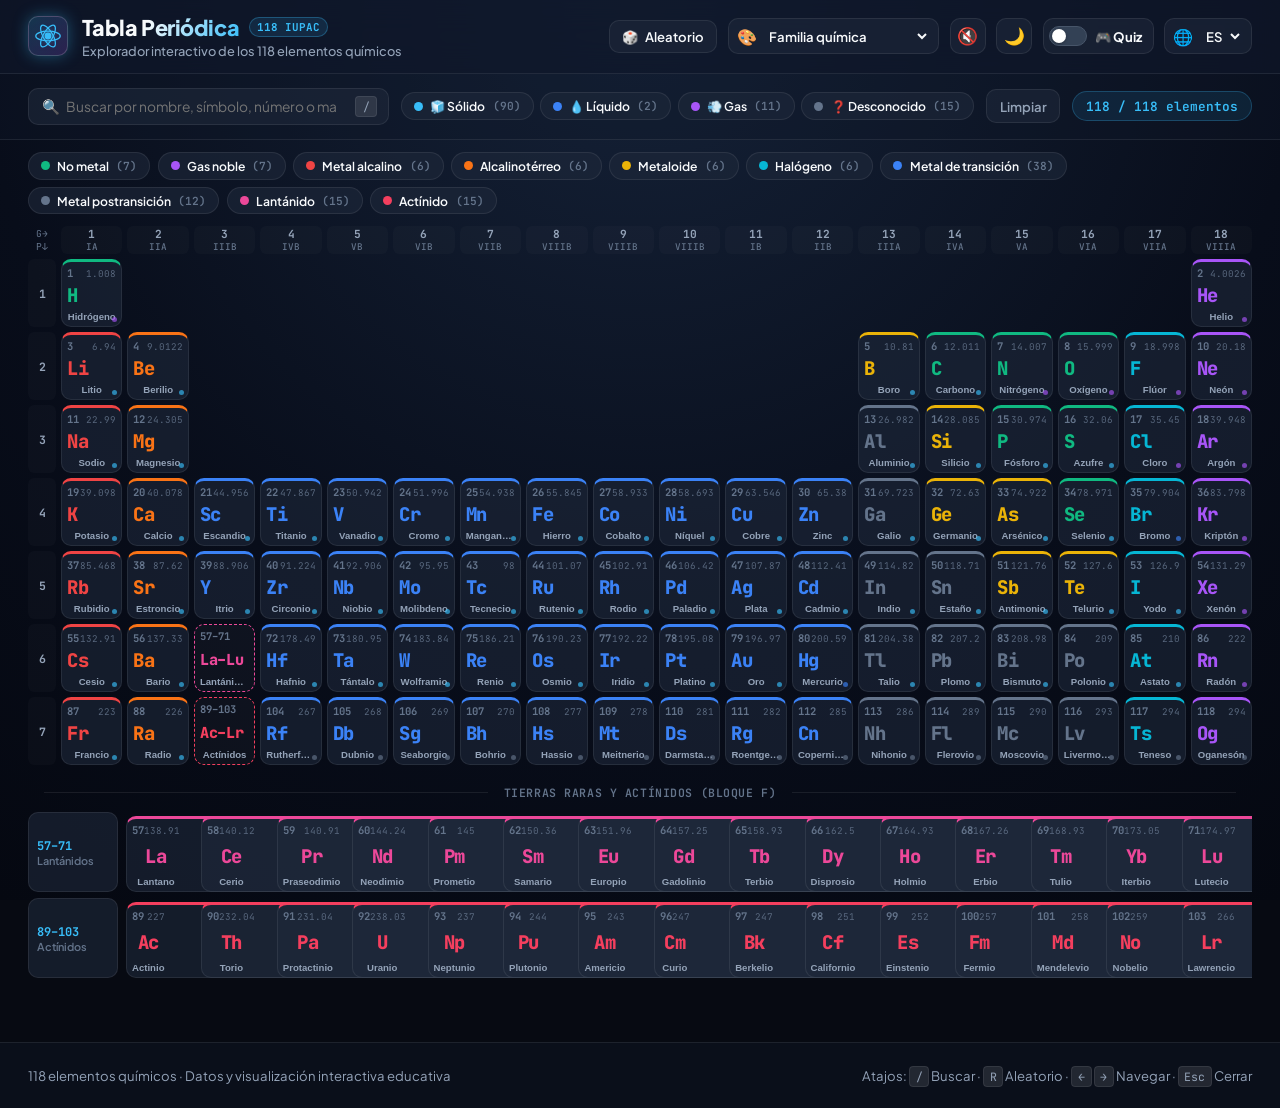
<file: index.html>
<!DOCTYPE html>
<html lang="es">
<head>
  <meta charset="UTF-8" />
  <meta name="viewport" content="width=device-width, initial-scale=1.0" />
  <title data-i18n="title">Tabla Periódica Interactiva · Explorador Químico</title>
  <link rel="preconnect" href="https://fonts.googleapis.com" />
  <link rel="preconnect" href="https://fonts.gstatic.com" crossorigin />
  <link href="https://fonts.googleapis.com/css2?family=Plus+Jakarta+Sans:wght@400;500;600;700;800&family=JetBrains+Mono:wght@400;500;600;700&display=swap" rel="stylesheet" />
  <link rel="stylesheet" href="styles.css" />
</head>
<body>
  <!-- Canvas para fuegos artificiales / confeti en modo juego -->
  <canvas id="confettiCanvas" class="confetti-canvas"></canvas>

  <!-- Barra superior / Header -->
  <header class="topbar">
    <div class="brand">
      <div class="brand-logo" aria-hidden="true">
        <svg viewBox="0 0 32 32" class="atom-icon">
          <ellipse cx="16" cy="16" rx="14" ry="5.5" transform="rotate(0 16 16)" />
          <ellipse cx="16" cy="16" rx="14" ry="5.5" transform="rotate(60 16 16)" />
          <ellipse cx="16" cy="16" rx="14" ry="5.5" transform="rotate(120 16 16)" />
          <circle cx="16" cy="16" r="3.2" class="atom-core" />
        </svg>
      </div>
      <div>
        <div class="brand-title-wrap">
          <h1 data-i18n="title">Tabla Periódica</h1>
          <span class="version-badge">118 IUPAC</span>
        </div>
        <p class="subtitle" data-i18n="subtitle">Explorador interactivo de los 118 elementos químicos</p>
      </div>
    </div>

    <div class="topbar-actions">
      <!-- Botón Elemento Aleatorio -->
      <button id="btnAleatorio" class="btn-icon-label" title="Descubrir un elemento al azar (Atajo: R)" data-i18n-title="randomTitle">
        <span class="icon">🎲</span>
        <span class="btn-text" data-i18n="randomBtn">Aleatorio</span>
      </button>

      <!-- Selector de Modo de Color -->
      <div class="color-mode-select-wrap">
        <label for="colorMode" class="sr-only" data-i18n="colorModeLabel">Modo de color</label>
        <span class="color-mode-icon" aria-hidden="true">🎨</span>
        <select id="colorMode" aria-label="Modo de color / Color mode">
          <option value="familia" data-i18n="optFamilia">Familia química</option>
          <option value="bloque" data-i18n="optBloque">Bloque (s, p, d, f)</option>
          <option value="estado" data-i18n="optEstado">Estado de agregación</option>
        </select>
      </div>

      <!-- Conmutador Sonido -->
      <button id="btnSonido" class="btn-icon-only" aria-label="Activar o desactivar sonido" title="Sonido: Desactivado">
        <span id="iconoSonido">🔇</span>
      </button>

      <!-- Conmutador Tema Claro / Oscuro -->
      <button id="btnTema" class="btn-icon-only" aria-label="Cambiar tema claro / oscuro" title="Cambiar tema">
        <span id="iconoTema">🌙</span>
      </button>

      <!-- Switch Modo Juego -->
      <label class="switch" title="Activar modo juego / Desafío">
        <input type="checkbox" id="modoJuego" aria-label="Modo juego / Game mode" />
        <span class="slider" aria-hidden="true"></span>
        <span class="switch-label" data-i18n="game">🎮 Quiz</span>
      </label>

      <!-- Selector de Idioma -->
      <div class="lang-wrap">
        <label for="lang" class="sr-only">Idioma / Language</label>
        <span aria-hidden="true">🌐</span>
        <select id="lang" aria-label="Idioma / Language">
          <option value="es">ES</option>
          <option value="en">EN</option>
        </select>
      </div>
    </div>
  </header>

  <!-- Barra de Filtros y Búsqueda -->
  <section class="controls" aria-label="Filtros y buscador">
    <div class="buscador-wrap">
      <span class="buscador-icon" aria-hidden="true">🔍</span>
      <input id="buscador" class="buscador" type="search" data-i18n-ph="search" placeholder="Buscar por nombre, símbolo, número o masa… (/)" autocomplete="off" />
      <kbd class="kbd-shortcut" title="Pulsa / para buscar">/</kbd>
    </div>

    <!-- Filtros rápidos por estado de agregación -->
    <div id="filtrosEstado" class="filtros-estado" role="toolbar" aria-label="Filtrar por estado"></div>

    <div class="controls-right">
      <button id="limpiar" class="btn-limpiar" data-i18n="clear" title="Restablecer todos los filtros">
        <span class="icon">↺</span>
        <span data-i18n="clear">Limpiar</span>
      </button>
      <span id="contador" class="contador" aria-live="polite"></span>
    </div>
  </section>

  <!-- Barra de estado del Modo Juego -->
  <section id="gameBar" class="game-bar oculto" aria-live="polite">
    <div class="game-stats">
      <div class="stat-pill"><span class="stat-icon">🎯</span><span id="gScore" class="stat-val">0 / 118</span></div>
      <div class="stat-pill"><span class="stat-icon">⚡</span><span id="gIntentos" class="stat-val">0</span></div>
      <div class="stat-pill"><span class="stat-icon">📈</span><span id="gPrecision" class="stat-val">100%</span></div>
      <div class="stat-pill"><span class="stat-icon">🔥</span><span id="gRacha" class="stat-val">0</span></div>
    </div>
    <div class="game-progress-wrap">
      <div id="gameProgressFill" class="game-progress-fill" style="width: 0%"></div>
    </div>
    <div class="game-actions">
      <button id="btnPista" class="btn-game-hint" data-i18n="hint">💡 Pista</button>
      <button id="reiniciarJuego" class="btn-game-sec" data-i18n="restart">Reiniciar</button>
      <button id="revelarTodo" class="btn-game-giveup" data-i18n="giveUp">Rendirse</button>
    </div>
  </section>

  <!-- Leyenda Interactiva (familias químicas o bloques) -->
  <section class="leyenda-section" aria-label="Leyenda de colores">
    <div class="leyenda" id="leyenda" role="toolbar" aria-label="Filtro por familias o bloques"></div>
  </section>

  <!-- Área Principal de la Tabla Periódica -->
  <main class="tabla-main">
    <section class="mobile-elements" aria-labelledby="mobileElementsTitle">
      <div class="mobile-elements-head">
        <div>
          <h2 id="mobileElementsTitle" data-i18n="mobileListTitle">Exploración móvil</h2>
          <p data-i18n="mobileListHint">Lista compacta optimizada para tocar, filtrar y abrir fichas rápidamente.</p>
        </div>
        <span id="mobileCounter" class="mobile-counter">118</span>
      </div>
      <div id="mobileElementsList" class="mobile-elements-list" role="list"></div>
    </section>

    <div class="tabla-scroll-wrap" id="tablaScrollWrap">
      <!-- Grid de la tabla (18 columnas + cabeceras de grupos y periodos) -->
      <div id="tabla" class="tabla" role="grid" aria-label="Tabla periódica de los elementos"></div>

      <!-- Conector decorativo entre tabla y bloque f -->
      <div class="conector-f" aria-hidden="true">
        <span class="conector-linea"></span>
        <span class="conector-tag" data-i18n="bloqueFTag">Tierras raras y actínidos (Bloque f)</span>
        <span class="conector-linea"></span>
      </div>

      <!-- Bloque f: Lantánidos y Actínidos -->
      <div class="bloque-f" role="region" aria-label="Bloque f: Lantánidos y Actínidos">
        <div class="fila-f">
          <div class="etiqueta-f" title="Lantánidos (57 al 71)">
            <span class="f-num">57–71</span>
            <span class="f-name" data-i18n="lanShort">Lantánidos</span>
          </div>
          <div id="lantanidos" class="fila-elementos"></div>
        </div>
        <div class="fila-f">
          <div class="etiqueta-f" title="Actínidos (89 al 103)">
            <span class="f-num">89–103</span>
            <span class="f-name" data-i18n="actShort">Actínidos</span>
          </div>
          <div id="actinidos" class="fila-elementos"></div>
        </div>
      </div>
    </div>
  </main>

  <!-- Modal Detallado de Elemento / Pregunta de Quiz -->
  <div id="modal" class="modal oculto" role="dialog" aria-modal="true" aria-labelledby="dNombre">
    <div class="modal-backdrop" id="modalBackdrop"></div>
    <div class="tarjeta-detalle" role="document">
      <!-- Barra superior del modal con navegación rápida -->
      <div class="modal-top-nav">
        <div class="modal-nav-left">
          <span id="dCategoriaTag" class="cat-badge">No metal</span>
          <span id="dBloqueTag" class="block-badge">Bloque s</span>
        </div>
        <div class="modal-nav-center">
          <button id="btnPrevElem" class="btn-nav-elem" title="Elemento anterior (←)" aria-label="Elemento anterior">‹</button>
          <span id="dNavIndex" class="nav-elem-index">#1 / 118</span>
          <button id="btnNextElem" class="btn-nav-elem" title="Siguiente elemento (→)" aria-label="Siguiente elemento">›</button>
        </div>
        <button id="cerrar" class="cerrar" aria-label="Cerrar ventana">✕</button>
      </div>

      <!-- Cabecera principal: tarjeta de símbolo + átomo de Bohr interactivo -->
      <div class="detalle-hero">
        <div class="d-simbolo-box" id="dSimboloBox">
          <div class="d-simbolo-top">
            <span id="dNumero" class="d-numero">1</span>
            <span id="dMasaPill" class="d-masa-pill">1.008 u</span>
          </div>
          <div id="dSimbolo" class="d-simbolo">H</div>
          <div id="dNombre" class="d-nombre">Hidrógeno</div>
          <div id="dNombreEn" class="d-nombre-en">Hydrogen</div>
        </div>

        <!-- Visualizador interactivo de orbitales / Modelo atómico de Bohr -->
        <div class="bohr-container" id="bohrContainer">
          <div class="bohr-header">
            <span class="bohr-title" data-i18n="bohrModel">Modelo Atómico de Bohr</span>
            <span id="bohrTotalElec" class="bohr-badge">1 e⁻</span>
          </div>
          <div id="bohrCanvasWrap" class="bohr-canvas-wrap"></div>
          <div id="bohrShellsBreakdown" class="bohr-shells-breakdown">K: 1</div>
        </div>
      </div>

      <!-- Lista de Propiedades Físico-Químicas -->
      <dl class="detalle-lista" id="detalleLista">
        <div class="prop-card">
          <dt><span class="prop-icon">⚖️</span> <span data-i18n="masa">Masa atómica</span></dt>
          <dd id="dMasa">1.008 u</dd>
        </div>
        <div class="prop-card">
          <dt><span class="prop-icon">🌡️</span> <span data-i18n="estado">Estado a 20°C</span></dt>
          <dd id="dEstado">Gas</dd>
        </div>
        <div class="prop-card">
          <dt><span class="prop-icon">📍</span> <span data-i18n="grupo">Grupo / Periodo</span></dt>
          <dd id="dGrupo">Grupo 1, Periodo 1</dd>
        </div>
        <div class="prop-card">
          <dt><span class="prop-icon">⚡</span> <span data-i18n="configuracion">Configuración</span></dt>
          <dd id="dConfig" class="code-val">1s¹</dd>
        </div>

        <!-- Usos cotidianos e industriales -->
        <div class="prop-card ancho prop-uso">
          <dt><span class="prop-icon">🚀</span> <span data-i18n="uso">Usos y aplicaciones</span></dt>
          <dd id="dUso"></dd>
        </div>

        <!-- Curiosidad o dato científico -->
        <div class="prop-card ancho prop-cur">
          <dt><span class="prop-icon">💡</span> <span data-i18n="curiosidad">Curiosidad científica</span></dt>
          <dd id="dCur"></dd>
        </div>
      </dl>

      <!-- Pie del modal con acciones -->
      <div class="modal-footer" id="modalFooter">
        <button id="btnCopiarFicha" class="btn-modal-action" title="Copiar ficha informativa al portapapeles">
          <span class="icon">📋</span>
          <span data-i18n="copyInfo">Copiar ficha</span>
        </button>
        <a id="dWiki" class="btn-modal-wiki" target="_blank" rel="noopener">
          <span>Wikipedia</span>
          <span class="wiki-arrow">↗</span>
        </a>
      </div>

      <!-- Zona de adivinanza (Modo Juego) -->
      <div id="juegoZona" class="juego-zona oculto">
        <div class="juego-card">
          <p id="juegoPista" class="juego-pista"></p>
          <div class="juego-input-wrap">
            <input id="adivinanza" type="text" data-i18n-ph="guessPh" placeholder="Escribe símbolo o nombre del elemento…" autocomplete="off" />
            <button id="comprobar" class="btn-comprobar" data-i18n="check">Comprobar</button>
          </div>
          <p id="mensajeJuego" class="juego-mensaje" aria-live="polite"></p>
        </div>
      </div>

      <!-- Zona especial de grupos Lantánidos / Actínidos -->
      <div id="grupoZona" class="grupo-zona oculto">
        <button id="verElementos" class="btn-ver-bloque" data-i18n="verElementos">Explorar elementos en el Bloque f ↓</button>
      </div>
    </div>
  </div>

  <!-- Toast flotante para notificaciones -->
  <div id="toast" class="toast oculto" role="status" aria-live="polite"></div>

  <!-- Pie de página elegante -->
  <footer class="footer">
    <div class="footer-content">
      <p data-i18n="footer">118 elementos químicos · Datos y visualización interactiva educativa</p>
      <div class="footer-meta">
        <span>Atajos: <kbd>/</kbd> Buscar · <kbd>R</kbd> Aleatorio · <kbd>←</kbd> <kbd>→</kbd> Navegar · <kbd>Esc</kbd> Cerrar</span>
      </div>
    </div>
  </footer>

  <script src="script.js"></script>
</body>
</html>
</file>
<file: styles.css>
/* ==========================================================================
   TABLA PERIÓDICA INTERACTIVA - SISTEMA DE DISEÑO MODERNO & ELEGANTE
   ========================================================================== */

:root {
  /* Tipografía */
  --font-main: 'Plus Jakarta Sans', system-ui, -apple-system, 'Segoe UI', Roboto, sans-serif;
  --font-mono: 'JetBrains Mono', ui-monospace, SFMono-Regular, Menlo, Monaco, Consolas, monospace;

  /* Tema Oscuro (Obsidian Glow) */
  --bg-main: #070a12;
  --bg-gradient: radial-gradient(circle at 50% 0%, #152238 0%, #080d1a 60%, #050811 100%);
  --panel: rgba(15, 23, 42, 0.75);
  --panel-solid: #0f172a;
  --panel-card: rgba(30, 41, 59, 0.6);
  --panel-card-hover: rgba(51, 65, 85, 0.8);
  --border-subtle: rgba(255, 255, 255, 0.08);
  --border-strong: rgba(255, 255, 255, 0.18);
  --border-focus: #38bdf8;
  
  --text-main: #f8fafc;
  --text-muted: #94a3b8;
  --text-dim: #64748b;
  --accent: #38bdf8;
  --accent-glow: rgba(56, 189, 248, 0.35);

  /* Paleta de Familias Químicas (Colores armónicos, vibrantes y legibles) */
  --fam-no-metal: #10b981;             /* No metales reactivos: Esmeralda */
  --fam-gas-noble: #a855f7;            /* Gases nobles: Violeta */
  --fam-metal-alcalino: #ef4444;       /* Metales alcalinos: Rojo carmesí */
  --fam-alcalinoterreo: #f97316;       /* Alcalinotérreos: Naranja cálido */
  --fam-metaloide: #eab308;            /* Metaloides: Ámbar */
  --fam-halogeno: #06b6d4;             /* Halógenos: Cian brillante */
  --fam-metal-transicion: #3b82f6;     /* Metales de transición: Azul eléctrico */
  --fam-metal-postransicion: #64748b;  /* Metales postransición: Pizarra plateado */
  --fam-lantanido: #ec4899;            /* Lantánidos: Rosa magenta */
  --fam-actinido: #f43f5e;             /* Actínidos: Rubí */

  /* Paleta de Bloques (s, p, d, f) */
  --bloque-s: #f59e0b;
  --bloque-p: #10b981;
  --bloque-d: #3b82f6;
  --bloque-f: #ec4899;

  /* Paleta de Estados de agregación */
  --estado-solido: #38bdf8;
  --estado-liquido: #3b82f6;
  --estado-gas: #a855f7;
  --estado-desconocido: #64748b;

  /* Modelo de Bohr */
  --bohr-orbit: rgba(255, 255, 255, 0.14);
  --bohr-electron: #38bdf8;
  --bohr-electron-glow: rgba(56, 189, 248, 0.8);
  --bohr-nucleus: #f43f5e;
  --bohr-nucleus-glow: #fda4af;

  /* Sombras y elevaciones */
  --shadow-sm: 0 2px 8px rgba(0, 0, 0, 0.25);
  --shadow-md: 0 8px 24px -4px rgba(0, 0, 0, 0.45);
  --shadow-lg: 0 20px 40px -8px rgba(0, 0, 0, 0.65);
  --tile-glow: rgba(56, 189, 248, 0.25);

  --radius-sm: 6px;
  --radius-md: 10px;
  --radius-lg: 16px;
  --radius-xl: 24px;
}

/* ==========================================================================
   TEMA CLARO (Clean Laboratory Edition)
   ========================================================================== */
body.light {
  --bg-main: #f8fafc;
  --bg-gradient: radial-gradient(circle at 50% 0%, #e0f2fe 0%, #f1f5f9 65%, #e2e8f0 100%);
  --panel: rgba(255, 255, 255, 0.85);
  --panel-solid: #ffffff;
  --panel-card: rgba(241, 245, 249, 0.8);
  --panel-card-hover: rgba(226, 232, 240, 0.95);
  --border-subtle: rgba(15, 23, 42, 0.08);
  --border-strong: rgba(15, 23, 42, 0.16);
  --border-focus: #0284c7;

  --text-main: #0f172a;
  --text-muted: #475569;
  --text-dim: #94a3b8;
  --accent: #0284c7;
  --accent-glow: rgba(2, 132, 199, 0.2);

  /* Familias con alto contraste para fondo claro */
  --fam-no-metal: #059669;
  --fam-gas-noble: #7c3aed;
  --fam-metal-alcalino: #dc2626;
  --fam-alcalinoterreo: #ea580c;
  --fam-metaloide: #d97706;
  --fam-halogeno: #0891b2;
  --fam-metal-transicion: #2563eb;
  --fam-metal-postransicion: #475569;
  --fam-lantanido: #db2777;
  --fam-actinido: #e11d48;

  --bohr-orbit: rgba(15, 23, 42, 0.12);
  --bohr-electron: #0284c7;
  --bohr-electron-glow: rgba(2, 132, 199, 0.5);
  --bohr-nucleus: #e11d48;
  --bohr-nucleus-glow: #fca5a5;

  --shadow-sm: 0 2px 8px rgba(15, 23, 42, 0.05);
  --shadow-md: 0 8px 24px -4px rgba(15, 23, 42, 0.08);
  --shadow-lg: 0 20px 40px -8px rgba(15, 23, 42, 0.12);
  --tile-glow: rgba(2, 132, 199, 0.18);
}

/* ==========================================================================
   RESET & ESTILOS BASE
   ========================================================================== */
*, *::before, *::after {
  box-sizing: border-box;
}

html {
  scroll-behavior: smooth;
  -webkit-font-smoothing: antialiased;
  -moz-osx-font-smoothing: grayscale;
}

body {
  margin: 0;
  font-family: var(--font-main);
  background: var(--bg-main);
  background-image: var(--bg-gradient);
  background-attachment: fixed;
  color: var(--text-main);
  min-height: 100vh;
  display: flex;
  flex-direction: column;
  overflow-x: hidden;
}

/* Canvas de Confeti */
.confetti-canvas {
  position: fixed;
  inset: 0;
  pointer-events: none;
  z-index: 9999;
  width: 100vw;
  height: 100vh;
}

.sr-only {
  position: absolute;
  width: 1px;
  height: 1px;
  padding: 0;
  margin: -1px;
  overflow: hidden;
  clip: rect(0, 0, 0, 0);
  border: 0;
}

.oculto {
  display: none !important;
}

/* ==========================================================================
   BARRA SUPERIOR (HEADER)
   ========================================================================== */
.topbar {
  display: flex;
  justify-content: space-between;
  align-items: center;
  flex-wrap: wrap;
  gap: 1rem;
  padding: 0.85rem 1.75rem;
  background: var(--panel);
  backdrop-filter: blur(16px);
  -webkit-backdrop-filter: blur(16px);
  border-bottom: 1px solid var(--border-subtle);
  position: sticky;
  top: 0;
  z-index: 40;
  transition: background 0.25s, border-color 0.25s;
}

.brand {
  display: flex;
  align-items: center;
  gap: 0.85rem;
}

.brand-logo {
  width: 40px;
  height: 40px;
  display: flex;
  align-items: center;
  justify-content: center;
  background: linear-gradient(135deg, rgba(56, 189, 248, 0.2), rgba(168, 85, 247, 0.2));
  border: 1px solid var(--border-strong);
  border-radius: var(--radius-md);
  box-shadow: 0 0 15px var(--accent-glow);
}

.atom-icon {
  width: 28px;
  height: 28px;
  fill: none;
  stroke: var(--accent);
  stroke-width: 1.4;
  animation: atomPulse 6s ease-in-out infinite;
}

.atom-core {
  fill: var(--accent);
  filter: drop-shadow(0 0 4px var(--accent));
}

@keyframes atomPulse {
  0%, 100% { transform: scale(1); filter: drop-shadow(0 0 2px var(--accent)); }
  50% { transform: scale(1.08); filter: drop-shadow(0 0 6px var(--accent)); }
}

.brand-title-wrap {
  display: flex;
  align-items: center;
  gap: 0.6rem;
}

.brand h1 {
  margin: 0;
  font-size: 1.35rem;
  font-weight: 800;
  letter-spacing: -0.02em;
  background: linear-gradient(120deg, var(--text-main) 40%, var(--accent) 100%);
  -webkit-background-clip: text;
  -webkit-text-fill-color: transparent;
}

.version-badge {
  font-size: 0.68rem;
  font-family: var(--font-mono);
  font-weight: 700;
  padding: 0.15rem 0.45rem;
  border-radius: 999px;
  background: rgba(56, 189, 248, 0.12);
  color: var(--accent);
  border: 1px solid rgba(56, 189, 248, 0.3);
}

.subtitle {
  margin: 0.15rem 0 0;
  color: var(--text-muted);
  font-size: 0.8rem;
  font-weight: 500;
}

.topbar-actions {
  display: flex;
  align-items: center;
  gap: 0.65rem;
  flex-wrap: wrap;
}

/* Botones con estilo Glassmorphic */
.btn-icon-label,
.btn-icon-only,
.color-mode-select-wrap,
.lang-wrap {
  background: var(--panel-card);
  color: var(--text-main);
  border: 1px solid var(--border-subtle);
  border-radius: var(--radius-md);
  transition: all 0.18s ease;
}

.btn-icon-label:hover,
.btn-icon-only:hover,
.color-mode-select-wrap:hover,
.lang-wrap:hover {
  background: var(--panel-card-hover);
  border-color: var(--border-strong);
  transform: translateY(-1px);
}

.btn-icon-label {
  display: inline-flex;
  align-items: center;
  gap: 0.45rem;
  padding: 0.45rem 0.75rem;
  font-family: var(--font-main);
  font-size: 0.82rem;
  font-weight: 600;
  cursor: pointer;
}

.btn-icon-only {
  width: 36px;
  height: 36px;
  display: inline-flex;
  align-items: center;
  justify-content: center;
  font-size: 1.05rem;
  cursor: pointer;
  padding: 0;
}

.color-mode-select-wrap,
.lang-wrap {
  display: inline-flex;
  align-items: center;
  gap: 0.35rem;
  padding: 0 0.5rem;
  height: 36px;
}

.color-mode-select-wrap select,
.lang-wrap select {
  background: transparent;
  color: var(--text-main);
  border: none;
  font-family: var(--font-main);
  font-size: 0.82rem;
  font-weight: 600;
  cursor: pointer;
  padding: 0.45rem 0.2rem;
  outline: none;
}

.color-mode-select-wrap select option,
.lang-wrap select option {
  background: var(--panel-solid);
  color: var(--text-main);
}

/* Switch elegante para Modo Juego */
.switch {
  display: inline-flex;
  align-items: center;
  gap: 0.5rem;
  cursor: pointer;
  user-select: none;
  background: var(--panel-card);
  border: 1px solid var(--border-subtle);
  border-radius: var(--radius-md);
  padding: 0.25rem 0.65rem 0.25rem 0.35rem;
  height: 36px;
  transition: all 0.18s;
}

.switch:hover {
  border-color: var(--border-strong);
}

.switch input {
  position: absolute;
  opacity: 0;
  width: 0;
  height: 0;
}

.slider {
  position: relative;
  width: 38px;
  height: 20px;
  border-radius: 999px;
  background: #334155;
  border: 1px solid #475569;
  transition: background 0.25s, border-color 0.25s;
  flex-shrink: 0;
}

.slider::before {
  content: "";
  position: absolute;
  top: 2px;
  left: 2px;
  width: 14px;
  height: 14px;
  border-radius: 50%;
  background: #ffffff;
  box-shadow: 0 1px 3px rgba(0, 0, 0, 0.3);
  transition: transform 0.25s cubic-bezier(0.34, 1.56, 0.64, 1);
}

.switch input:checked + .slider {
  background: #10b981;
  border-color: #10b981;
  box-shadow: 0 0 10px rgba(16, 185, 129, 0.4);
}

.switch input:checked + .slider::before {
  transform: translateX(18px);
}

.switch-label {
  font-size: 0.82rem;
  font-weight: 700;
}

/* ==========================================================================
   BARRA DE CONTROLES Y BÚSQUEDA
   ========================================================================== */
.controls {
  display: flex;
  flex-wrap: wrap;
  align-items: center;
  justify-content: space-between;
  gap: 0.75rem;
  padding: 0.9rem 1.75rem;
  border-bottom: 1px solid var(--border-subtle);
  background: rgba(15, 23, 42, 0.35);
}

body.light .controls {
  background: rgba(255, 255, 255, 0.45);
}

.buscador-wrap {
  position: relative;
  display: flex;
  align-items: center;
  flex: 1 1 280px;
  max-width: 450px;
}

.buscador-icon {
  position: absolute;
  left: 0.85rem;
  color: var(--text-dim);
  font-size: 0.9rem;
  pointer-events: none;
}

.buscador {
  width: 100%;
  padding: 0.55rem 2.4rem 0.55rem 2.3rem;
  background: var(--panel-card);
  color: var(--text-main);
  border: 1px solid var(--border-subtle);
  border-radius: var(--radius-md);
  font-family: var(--font-main);
  font-size: 0.86rem;
  transition: all 0.2s ease;
}

.buscador:focus {
  outline: none;
  border-color: var(--border-focus);
  background: var(--panel-solid);
  box-shadow: 0 0 0 3px var(--accent-glow);
}

.kbd-shortcut {
  position: absolute;
  right: 0.75rem;
  font-family: var(--font-mono);
  font-size: 0.72rem;
  padding: 0.12rem 0.4rem;
  border-radius: 4px;
  background: rgba(255, 255, 255, 0.1);
  color: var(--text-muted);
  border: 1px solid var(--border-subtle);
  pointer-events: none;
}

body.light .kbd-shortcut {
  background: rgba(15, 23, 42, 0.06);
}

/* Filtros rápidos por estado de agregación */
.filtros-estado {
  display: flex;
  flex-wrap: wrap;
  gap: 0.4rem;
  align-items: center;
}

.controls-right {
  display: flex;
  align-items: center;
  gap: 0.75rem;
  margin-left: auto;
}

.btn-limpiar {
  display: inline-flex;
  align-items: center;
  gap: 0.35rem;
  background: var(--panel-card);
  color: var(--text-muted);
  border: 1px solid var(--border-subtle);
  border-radius: var(--radius-md);
  padding: 0.48rem 0.8rem;
  font-family: var(--font-main);
  font-size: 0.82rem;
  font-weight: 600;
  cursor: pointer;
  transition: all 0.18s;
}

.btn-limpiar:hover {
  color: var(--text-main);
  border-color: var(--border-strong);
  background: var(--panel-card-hover);
}

.contador {
  font-family: var(--font-mono);
  font-size: 0.8rem;
  font-weight: 600;
  color: var(--accent);
  background: rgba(56, 189, 248, 0.1);
  border: 1px solid rgba(56, 189, 248, 0.25);
  border-radius: 999px;
  padding: 0.35rem 0.8rem;
  white-space: nowrap;
}

/* ==========================================================================
   BARRA DE ESTADO DEL MODO JUEGO
   ========================================================================== */
.game-bar {
  display: flex;
  flex-wrap: wrap;
  align-items: center;
  justify-content: space-between;
  gap: 0.85rem;
  padding: 0.75rem 1.75rem;
  background: linear-gradient(90deg, rgba(16, 185, 129, 0.15), rgba(56, 189, 248, 0.12));
  border-bottom: 1px solid rgba(16, 185, 129, 0.3);
  animation: slideDown 0.25s ease-out;
}

@keyframes slideDown {
  from { transform: translateY(-100%); opacity: 0; }
  to { transform: translateY(0); opacity: 1; }
}

.game-stats {
  display: flex;
  align-items: center;
  gap: 0.5rem;
  flex-wrap: wrap;
}

.stat-pill {
  display: inline-flex;
  align-items: center;
  gap: 0.4rem;
  background: var(--panel-solid);
  border: 1px solid var(--border-subtle);
  border-radius: 999px;
  padding: 0.3rem 0.75rem;
  font-family: var(--font-mono);
  font-size: 0.82rem;
  font-weight: 700;
}

.game-progress-wrap {
  flex: 1 1 200px;
  max-width: 320px;
  height: 8px;
  background: rgba(255, 255, 255, 0.1);
  border-radius: 999px;
  overflow: hidden;
}

body.light .game-progress-wrap {
  background: rgba(15, 23, 42, 0.1);
}

.game-progress-fill {
  height: 100%;
  background: linear-gradient(90deg, #10b981, #38bdf8);
  border-radius: 999px;
  transition: width 0.35s ease-out;
}

.game-actions {
  display: flex;
  align-items: center;
  gap: 0.45rem;
}

.btn-game-hint,
.btn-game-sec,
.btn-game-giveup {
  padding: 0.42rem 0.8rem;
  border-radius: var(--radius-md);
  font-family: var(--font-main);
  font-size: 0.82rem;
  font-weight: 700;
  cursor: pointer;
  transition: all 0.18s;
  border: 1px solid transparent;
}

.btn-game-hint {
  background: #f59e0b;
  color: #000;
}
.btn-game-hint:hover { background: #d97706; transform: translateY(-1px); }

.btn-game-sec {
  background: var(--panel-card);
  color: var(--text-main);
  border-color: var(--border-subtle);
}
.btn-game-sec:hover { background: var(--panel-card-hover); border-color: var(--border-strong); }

.btn-game-giveup {
  background: rgba(239, 68, 68, 0.18);
  color: #ef4444;
  border-color: rgba(239, 68, 68, 0.3);
}
.btn-game-giveup:hover { background: #ef4444; color: #fff; }

body.game-on .controls,
body.game-on .leyenda-section {
  display: none;
}

/* ==========================================================================
   LEYENDA INTERACTIVA (CHIPS DE CATEGORÍAS)
   ========================================================================== */
.leyenda-section {
  padding: 0.75rem 1.75rem 0.25rem;
}

.leyenda {
  display: flex;
  flex-wrap: wrap;
  gap: 0.45rem;
  align-items: center;
}

.chip {
  display: inline-flex;
  align-items: center;
  gap: 0.45rem;
  font-family: var(--font-main);
  font-size: 0.76rem;
  font-weight: 600;
  padding: 0.3rem 0.75rem;
  border-radius: 999px;
  border: 1px solid var(--border-subtle);
  background: var(--panel-card);
  color: var(--text-main);
  cursor: pointer;
  transition: all 0.18s ease;
  user-select: none;
}

.chip:hover {
  background: var(--panel-card-hover);
  border-color: var(--border-strong);
  transform: translateY(-1px);
}

.chip.activo {
  border-color: var(--accent);
  box-shadow: 0 0 10px var(--accent-glow);
  background: var(--panel-solid);
}

.chip-dot {
  width: 9px;
  height: 9px;
  border-radius: 50%;
  flex-shrink: 0;
}

.chip-count {
  font-family: var(--font-mono);
  font-size: 0.7rem;
  color: var(--text-dim);
}

/* ==========================================================================
   TABLA PERIÓDICA (GRID & ELEMENTOS)
   ========================================================================== */
.tabla-main {
  flex: 1;
  padding: 0.5rem 1.75rem 2.5rem;
  display: flex;
  flex-direction: column;
}

.mobile-elements {
  display: none;
}

.tabla-scroll-wrap {
  overflow-x: auto;
  padding-bottom: 1.5rem;
  /* Barra de scroll personalizada */
  scrollbar-width: thin;
  scrollbar-color: var(--border-strong) transparent;
}

.tabla-scroll-wrap::-webkit-scrollbar {
  height: 8px;
}
.tabla-scroll-wrap::-webkit-scrollbar-thumb {
  background: var(--border-strong);
  border-radius: 999px;
}

/* Estructura del Grid: 1 columna de periodos + 18 columnas de grupos */
.tabla {
  display: grid;
  grid-template-columns: 28px repeat(18, minmax(58px, 1fr));
  grid-template-rows: 28px repeat(7, minmax(68px, 1fr));
  gap: 5px;
  min-width: 1140px;
}

/* Esquina superior izquierda */
.tabla-corner {
  grid-column: 1;
  grid-row: 1;
  display: flex;
  flex-direction: column;
  align-items: center;
  justify-content: center;
  font-family: var(--font-mono);
  font-size: 0.6rem;
  color: var(--text-dim);
  user-select: none;
}

/* Cabeceras de Grupos (1..18) */
.header-grupo {
  display: flex;
  flex-direction: column;
  align-items: center;
  justify-content: center;
  font-family: var(--font-mono);
  font-size: 0.7rem;
  font-weight: 700;
  color: var(--text-muted);
  border-radius: var(--radius-sm);
  background: rgba(255, 255, 255, 0.02);
  transition: all 0.15s;
  user-select: none;
}

.header-grupo .g-cas {
  font-size: 0.58rem;
  color: var(--text-dim);
  font-weight: 500;
}

/* Cabeceras de Periodos (1..7) */
.header-periodo {
  display: flex;
  align-items: center;
  justify-content: center;
  font-family: var(--font-mono);
  font-size: 0.72rem;
  font-weight: 700;
  color: var(--text-muted);
  border-radius: var(--radius-sm);
  background: rgba(255, 255, 255, 0.02);
  transition: all 0.15s;
  user-select: none;
}

/* Iluminación de mira telescópica (Axis Highlight) */
.header-grupo.axis-highlight,
.header-periodo.axis-highlight {
  color: var(--accent);
  background: rgba(56, 189, 248, 0.15);
  box-shadow: 0 0 8px var(--accent-glow);
}

/* Casilla de Elemento Químico */
.elemento {
  position: relative;
  border-radius: var(--radius-md);
  padding: 4px 5px;
  cursor: pointer;
  border: 1px solid var(--border-subtle);
  background: var(--panel-card);
  display: flex;
  flex-direction: column;
  justify-content: space-between;
  text-align: left;
  transition: transform 0.16s cubic-bezier(0.34, 1.56, 0.64, 1), box-shadow 0.16s ease, border-color 0.16s ease, opacity 0.2s ease;
  user-select: none;
  min-height: 68px;
  overflow: hidden;
}

/* Barra superior del elemento: número atómico + masa */
.elemento .elem-top {
  display: flex;
  justify-content: space-between;
  align-items: baseline;
  width: 100%;
}

.elemento .num {
  font-family: var(--font-mono);
  font-size: 0.66rem;
  font-weight: 700;
  color: var(--text-dim);
}

.elemento .masa {
  font-family: var(--font-mono);
  font-size: 0.58rem;
  color: var(--text-dim);
  opacity: 0.85;
  white-space: nowrap;
}

/* Símbolo central */
.elemento .sim {
  font-family: var(--font-mono);
  font-size: 1.18rem;
  font-weight: 800;
  letter-spacing: -0.02em;
  text-align: center;
  margin: 1px 0;
  color: var(--text-main);
  transition: transform 0.16s;
}

/* Nombre inferior */
.elemento .nom {
  font-size: 0.6rem;
  font-weight: 600;
  color: var(--text-muted);
  text-align: center;
  white-space: nowrap;
  overflow: hidden;
  text-overflow: ellipsis;
  width: 100%;
}

/* Punto de estado de agregación */
.elemento .dot-estado {
  position: absolute;
  bottom: 4px;
  right: 4px;
  width: 5px;
  height: 5px;
  border-radius: 50%;
  opacity: 0.65;
}

/* Hover & Focus en elemento */
.elemento:hover,
.elemento:focus-visible {
  transform: translateY(-3px) scale(1.08);
  z-index: 25;
  border-color: var(--border-focus);
  box-shadow: 0 10px 24px -2px var(--tile-glow), 0 0 0 2px var(--border-focus);
  outline: none;
}

.elemento:hover .sim {
  transform: scale(1.06);
}

.elemento.seleccionado {
  outline: 3px solid var(--accent);
  border-color: var(--accent);
  box-shadow: 0 0 20px var(--accent-glow);
  z-index: 30;
}

.elemento.atenuado {
  opacity: 0.12 !important;
  filter: grayscale(1);
  pointer-events: none;
}

/* ==========================================================================
   COLOREADO POR FAMILIA (Modo por defecto)
   ========================================================================== */
body.color-mode-familia .fam-no-metal,
.color-swatch.fam-no-metal { --tile-color: var(--fam-no-metal); }

body.color-mode-familia .fam-gas-noble,
.color-swatch.fam-gas-noble { --tile-color: var(--fam-gas-noble); }

body.color-mode-familia .fam-metal-alcalino,
.color-swatch.fam-metal-alcalino { --tile-color: var(--fam-metal-alcalino); }

body.color-mode-familia .fam-alcalinoterreo,
.color-swatch.fam-alcalinoterreo { --tile-color: var(--fam-alcalinoterreo); }

body.color-mode-familia .fam-metaloide,
.color-swatch.fam-metaloide { --tile-color: var(--fam-metaloide); }

body.color-mode-familia .fam-halogeno,
.color-swatch.fam-halogeno { --tile-color: var(--fam-halogeno); }

body.color-mode-familia .fam-metal-transicion,
.color-swatch.fam-metal-transicion { --tile-color: var(--fam-metal-transicion); }

body.color-mode-familia .fam-metal-postransicion,
.color-swatch.fam-metal-postransicion { --tile-color: var(--fam-metal-postransicion); }

body.color-mode-familia .fam-lantanido,
.color-swatch.fam-lantanido { --tile-color: var(--fam-lantanido); }

body.color-mode-familia .fam-actinido,
.color-swatch.fam-actinido { --tile-color: var(--fam-actinido); }

/* Aplicación del color a la casilla en modo Familia */
body.color-mode-familia .elemento {
  border-top: 3px solid var(--tile-color);
  --tile-glow: var(--tile-color);
}
body.color-mode-familia .elemento .sim {
  color: var(--tile-color);
}

/* ==========================================================================
   COLOREADO POR BLOQUE (s, p, d, f)
   ========================================================================== */
body.color-mode-bloque .bloque-s { --tile-color: var(--bloque-s); }
body.color-mode-bloque .bloque-p { --tile-color: var(--bloque-p); }
body.color-mode-bloque .bloque-d { --tile-color: var(--bloque-d); }
body.color-mode-bloque .bloque-f-elem { --tile-color: var(--bloque-f); }

body.color-mode-bloque .elemento {
  border-top: 3px solid var(--tile-color);
  --tile-glow: var(--tile-color);
}
body.color-mode-bloque .elemento .sim {
  color: var(--tile-color);
}

/* ==========================================================================
   COLOREADO POR ESTADO DE AGREGACIÓN
   ========================================================================== */
body.color-mode-estado .estado-solido { --tile-color: var(--estado-solido); }
body.color-mode-estado .estado-liquido { --tile-color: var(--estado-liquido); }
body.color-mode-estado .estado-gas { --tile-color: var(--estado-gas); }
body.color-mode-estado .estado-desconocido { --tile-color: var(--estado-desconocido); }

body.color-mode-estado .elemento {
  border-top: 3px solid var(--tile-color);
  --tile-glow: var(--tile-color);
}
body.color-mode-estado .elemento .sim {
  color: var(--tile-color);
}

body.color-mode-familia .mobile-element-card .mobile-card-symbol,
body.color-mode-bloque .mobile-element-card .mobile-card-symbol,
body.color-mode-estado .mobile-element-card .mobile-card-symbol {
  color: var(--tile-color);
}

/* Casillas placeholder de Lantánidos y Actínidos en la tabla principal */
.elem-placeholder {
  border: 1px dashed var(--tile-color) !important;
  background: rgba(255, 255, 255, 0.03) !important;
  cursor: pointer;
}
.elem-placeholder .sim {
  font-size: 0.95rem;
}

/* ==========================================================================
   CONECTOR Y BLOQUE F (LANTÁNIDOS Y ACTÍNIDOS)
   ========================================================================== */
.conector-f {
  display: flex;
  align-items: center;
  gap: 1rem;
  margin: 1.25rem 0 0.75rem;
  padding: 0 1rem;
}

.conector-linea {
  flex: 1;
  height: 1px;
  background: var(--border-subtle);
}

.conector-tag {
  font-family: var(--font-mono);
  font-size: 0.72rem;
  font-weight: 600;
  color: var(--text-dim);
  text-transform: uppercase;
  letter-spacing: 0.05em;
}

.bloque-f {
  display: grid;
  gap: 6px;
  margin-top: 0.25rem;
  min-width: 1140px;
}

.fila-f {
  display: flex;
  gap: 8px;
  align-items: stretch;
}

.etiqueta-f {
  display: flex;
  flex-direction: column;
  justify-content: center;
  width: 90px;
  padding: 0.35rem 0.5rem;
  background: var(--panel-card);
  border: 1px solid var(--border-subtle);
  border-radius: var(--radius-md);
  color: var(--text-muted);
}

.etiqueta-f .f-num {
  font-family: var(--font-mono);
  font-size: 0.75rem;
  font-weight: 700;
  color: var(--accent);
}

.etiqueta-f .f-name {
  font-size: 0.68rem;
  font-weight: 600;
  color: var(--text-dim);
}

.fila-elementos {
  display: grid;
  grid-template-columns: repeat(15, minmax(58px, 1fr));
  gap: 5px;
  flex: 1;
}

/* ==========================================================================
   MODO JUEGO / QUIZ EN CASILLAS
   ========================================================================== */
.elemento.juego-oculto {
  background: var(--panel-card) !important;
  border-top-color: var(--border-subtle) !important;
  border-style: dashed;
}

.elemento.juego-oculto .sim {
  color: var(--text-muted) !important;
  font-size: 1.25rem;
}

.elemento.juego-oculto .nom,
.elemento.juego-oculto .masa {
  visibility: hidden;
}

.elemento.acertada {
  outline: 3px solid #10b981 !important;
  border-color: #10b981 !important;
  animation: aciertoPop 0.35s cubic-bezier(0.34, 1.56, 0.64, 1);
}

@keyframes aciertoPop {
  0% { transform: scale(0.9); }
  50% { transform: scale(1.15); }
  100% { transform: scale(1); }
}

.elemento.fallo {
  outline: 3px solid #ef4444 !important;
  animation: shake 0.35s ease;
}

@keyframes shake {
  0%, 100% { transform: translateX(0); }
  25% { transform: translateX(-5px); }
  75% { transform: translateX(5px); }
}

/* ==========================================================================
   MODAL DE DETALLE & VISUALIZADOR ATÓMICO
   ========================================================================== */
.modal {
  position: fixed;
  inset: 0;
  display: flex;
  align-items: center;
  justify-content: center;
  padding: 1.25rem;
  z-index: 999;
}

.modal-backdrop {
  position: absolute;
  inset: 0;
  background: rgba(3, 7, 18, 0.78);
  backdrop-filter: blur(10px);
  -webkit-backdrop-filter: blur(10px);
  animation: fadeIn 0.2s ease-out;
}

body.light .modal-backdrop {
  background: rgba(15, 23, 42, 0.45);
}

@keyframes fadeIn {
  from { opacity: 0; }
  to { opacity: 1; }
}

.tarjeta-detalle {
  position: relative;
  background: var(--panel-solid);
  border: 1px solid var(--border-strong);
  border-radius: var(--radius-xl);
  max-width: 620px;
  width: 100%;
  max-height: 90vh;
  overflow-y: auto;
  padding: 1.5rem 1.75rem;
  box-shadow: var(--shadow-lg), 0 0 35px var(--accent-glow);
  animation: modalEnter 0.22s cubic-bezier(0.16, 1, 0.3, 1);
  z-index: 10;
}

@keyframes modalEnter {
  from { transform: scale(0.94) translateY(12px); opacity: 0; }
  to { transform: scale(1) translateY(0); opacity: 1; }
}

/* Barra superior de navegación en el modal */
.modal-top-nav {
  display: flex;
  justify-content: space-between;
  align-items: center;
  margin-bottom: 1.25rem;
  padding-bottom: 0.75rem;
  border-bottom: 1px solid var(--border-subtle);
}

.modal-nav-left {
  display: flex;
  align-items: center;
  gap: 0.5rem;
}

.cat-badge, .block-badge {
  font-size: 0.72rem;
  font-weight: 700;
  padding: 0.2rem 0.6rem;
  border-radius: 999px;
  border: 1px solid var(--border-subtle);
}

.cat-badge {
  background: rgba(56, 189, 248, 0.12);
  color: var(--accent);
}

.block-badge {
  background: var(--panel-card);
  color: var(--text-muted);
}

.modal-nav-center {
  display: flex;
  align-items: center;
  gap: 0.4rem;
}

.btn-nav-elem {
  width: 30px;
  height: 30px;
  border-radius: 50%;
  border: 1px solid var(--border-subtle);
  background: var(--panel-card);
  color: var(--text-main);
  font-size: 1.1rem;
  cursor: pointer;
  display: flex;
  align-items: center;
  justify-content: center;
  transition: all 0.15s;
}

.btn-nav-elem:hover {
  background: var(--panel-card-hover);
  border-color: var(--border-strong);
  transform: scale(1.1);
}

.nav-elem-index {
  font-family: var(--font-mono);
  font-size: 0.8rem;
  font-weight: 700;
  color: var(--text-muted);
  min-width: 65px;
  text-align: center;
}

.cerrar {
  background: var(--panel-card);
  border: 1px solid var(--border-subtle);
  color: var(--text-muted);
  width: 32px;
  height: 32px;
  border-radius: 50%;
  font-size: 0.95rem;
  cursor: pointer;
  display: flex;
  align-items: center;
  justify-content: center;
  transition: all 0.15s;
}

.cerrar:hover {
  background: rgba(239, 68, 68, 0.15);
  color: #ef4444;
  border-color: rgba(239, 68, 68, 0.3);
}

/* Cabecera Hero: Tarjeta de símbolo + Visualizador Bohr */
.detalle-hero {
  display: grid;
  grid-template-columns: 180px 1fr;
  gap: 1.25rem;
  align-items: center;
  margin-bottom: 1.25rem;
}

.d-simbolo-box {
  background: var(--panel-card);
  border: 2px solid var(--border-strong);
  border-radius: var(--radius-lg);
  padding: 1rem;
  display: flex;
  flex-direction: column;
  justify-content: space-between;
  box-shadow: var(--shadow-md);
  position: relative;
  overflow: hidden;
}

.d-simbolo-top {
  display: flex;
  justify-content: space-between;
  align-items: baseline;
}

.d-numero {
  font-family: var(--font-mono);
  font-size: 0.95rem;
  font-weight: 800;
  color: var(--text-dim);
}

.d-masa-pill {
  font-family: var(--font-mono);
  font-size: 0.72rem;
  color: var(--text-muted);
}

.d-simbolo {
  font-family: var(--font-mono);
  font-size: 3.2rem;
  font-weight: 900;
  line-height: 1;
  text-align: center;
  margin: 0.5rem 0;
  color: var(--accent);
}

.d-nombre {
  font-size: 1.05rem;
  font-weight: 800;
  text-align: center;
  white-space: nowrap;
  overflow: hidden;
  text-overflow: ellipsis;
}

.d-nombre-en {
  font-size: 0.78rem;
  color: var(--text-dim);
  text-align: center;
  font-style: italic;
}

/* Visualizador de Bohr */
.bohr-container {
  display: flex;
  flex-direction: column;
  align-items: center;
  justify-content: center;
  background: var(--panel-card);
  border: 1px solid var(--border-subtle);
  border-radius: var(--radius-lg);
  padding: 0.85rem;
  position: relative;
}

.bohr-header {
  width: 100%;
  display: flex;
  justify-content: space-between;
  align-items: center;
  margin-bottom: 0.25rem;
}

.bohr-title {
  font-size: 0.72rem;
  font-weight: 700;
  text-transform: uppercase;
  color: var(--text-dim);
  letter-spacing: 0.05em;
}

.bohr-badge {
  font-family: var(--font-mono);
  font-size: 0.72rem;
  font-weight: 700;
  color: var(--accent);
  background: rgba(56, 189, 248, 0.12);
  padding: 0.1rem 0.45rem;
  border-radius: 999px;
}

.bohr-canvas-wrap {
  width: 170px;
  height: 170px;
  display: flex;
  align-items: center;
  justify-content: center;
}

.bohr-svg {
  width: 100%;
  height: 100%;
}

.bohr-orbit-ring {
  fill: none;
  stroke: var(--bohr-orbit);
  stroke-width: 1;
}

.bohr-electron-dot {
  fill: var(--bohr-electron);
  filter: drop-shadow(0 0 3px var(--bohr-electron-glow));
}

.bohr-nucleus {
  filter: drop-shadow(0 0 6px var(--bohr-nucleus-glow));
}

.bohr-nucleus-text {
  font-family: var(--font-mono);
  font-size: 11px;
  font-weight: 800;
  fill: #ffffff;
  pointer-events: none;
}

/* Animaciones rotatorias de las órbitas */
.bohr-orbit-0 { animation: bohrSpin 12s linear infinite; transform-origin: 100px 100px; }
.bohr-orbit-1 { animation: bohrSpinRev 16s linear infinite; transform-origin: 100px 100px; }
.bohr-orbit-2 { animation: bohrSpin 20s linear infinite; transform-origin: 100px 100px; }
.bohr-orbit-3 { animation: bohrSpinRev 24s linear infinite; transform-origin: 100px 100px; }
.bohr-orbit-4 { animation: bohrSpin 28s linear infinite; transform-origin: 100px 100px; }
.bohr-orbit-5 { animation: bohrSpinRev 32s linear infinite; transform-origin: 100px 100px; }
.bohr-orbit-6 { animation: bohrSpin 36s linear infinite; transform-origin: 100px 100px; }

@keyframes bohrSpin {
  from { transform: rotate(0deg); }
  to { transform: rotate(360deg); }
}

@keyframes bohrSpinRev {
  from { transform: rotate(360deg); }
  to { transform: rotate(0deg); }
}

.bohr-shells-breakdown {
  font-family: var(--font-mono);
  font-size: 0.72rem;
  color: var(--text-muted);
  margin-top: 0.35rem;
  text-align: center;
}

/* Grilla de Propiedades */
.detalle-lista {
  display: grid;
  grid-template-columns: 1fr 1fr;
  gap: 0.75rem;
  margin: 0 0 1.25rem;
}

.prop-card {
  background: var(--panel-card);
  border: 1px solid var(--border-subtle);
  border-radius: var(--radius-md);
  padding: 0.75rem;
}

.prop-card dt {
  font-size: 0.72rem;
  font-weight: 700;
  text-transform: uppercase;
  color: var(--text-dim);
  display: flex;
  align-items: center;
  gap: 0.4rem;
  letter-spacing: 0.04em;
}

.prop-card dd {
  margin: 0.35rem 0 0;
  font-size: 0.95rem;
  font-weight: 600;
  color: var(--text-main);
}

.code-val {
  font-family: var(--font-mono);
  color: var(--accent);
}

.prop-card.ancho {
  grid-column: 1 / -1;
}

.prop-uso {
  border-left: 3px solid #38bdf8;
}

.prop-cur {
  border-left: 3px solid #f59e0b;
}

/* Pie del modal */
.modal-footer {
  display: flex;
  gap: 0.75rem;
  align-items: center;
  justify-content: flex-end;
  padding-top: 0.75rem;
  border-top: 1px solid var(--border-subtle);
}

.btn-modal-action,
.btn-modal-wiki {
  display: inline-flex;
  align-items: center;
  gap: 0.45rem;
  padding: 0.55rem 1rem;
  border-radius: var(--radius-md);
  font-family: var(--font-main);
  font-size: 0.85rem;
  font-weight: 700;
  cursor: pointer;
  text-decoration: none;
  transition: all 0.18s;
}

.btn-modal-action {
  background: var(--panel-card);
  color: var(--text-main);
  border: 1px solid var(--border-subtle);
}

.btn-modal-action:hover {
  background: var(--panel-card-hover);
  border-color: var(--border-strong);
  transform: translateY(-1px);
}

.btn-modal-wiki {
  background: var(--accent);
  color: #041325;
  border: 1px solid transparent;
}

.btn-modal-wiki:hover {
  filter: brightness(1.1);
  transform: translateY(-1px);
}

/* Modal en Modo Juego */
.juego-zona {
  margin-top: 1rem;
}

.juego-card {
  background: var(--panel-card);
  border: 1px solid var(--border-subtle);
  border-radius: var(--radius-lg);
  padding: 1rem;
}

.juego-pista {
  margin: 0 0 0.85rem;
  font-family: var(--font-mono);
  font-size: 0.88rem;
  color: var(--accent);
  background: rgba(56, 189, 248, 0.1);
  padding: 0.6rem 0.85rem;
  border-radius: var(--radius-md);
  border-left: 3px solid var(--accent);
}

.juego-input-wrap {
  display: flex;
  gap: 0.5rem;
}

.juego-input-wrap input {
  flex: 1;
  background: var(--panel-solid);
  color: var(--text-main);
  border: 1px solid var(--border-strong);
  border-radius: var(--radius-md);
  padding: 0.65rem 0.85rem;
  font-family: var(--font-main);
  font-size: 0.95rem;
}

.juego-input-wrap input:focus {
  outline: none;
  border-color: var(--accent);
  box-shadow: 0 0 0 3px var(--accent-glow);
}

.btn-comprobar {
  background: #10b981;
  color: #ffffff;
  border: none;
  border-radius: var(--radius-md);
  padding: 0.65rem 1.25rem;
  font-family: var(--font-main);
  font-weight: 700;
  font-size: 0.9rem;
  cursor: pointer;
  transition: all 0.18s;
}

.btn-comprobar:hover {
  background: #059669;
  transform: translateY(-1px);
}

.juego-mensaje {
  margin: 0.65rem 0 0;
  min-height: 1.3em;
  font-weight: 700;
  font-size: 0.92rem;
}

.juego-mensaje.ok { color: #10b981; }
.juego-mensaje.ko { color: #ef4444; }

.btn-ver-bloque {
  width: 100%;
  padding: 0.75rem;
  background: var(--accent);
  color: #041325;
  font-weight: 800;
  border: none;
  border-radius: var(--radius-md);
  cursor: pointer;
  transition: all 0.18s;
}

.btn-ver-bloque:hover {
  filter: brightness(1.1);
}

/* ==========================================================================
   TOAST NOTIFICACIONES
   ========================================================================== */
.toast {
  position: fixed;
  bottom: 2rem;
  left: 50%;
  transform: translateX(-50%) translateY(0);
  background: var(--panel-solid);
  color: var(--text-main);
  border: 1px solid var(--border-strong);
  box-shadow: var(--shadow-lg), 0 0 20px var(--accent-glow);
  padding: 0.65rem 1.25rem;
  border-radius: 999px;
  font-weight: 700;
  font-size: 0.85rem;
  z-index: 99999;
  animation: toastIn 0.25s cubic-bezier(0.16, 1, 0.3, 1);
  pointer-events: none;
}

@keyframes toastIn {
  from { transform: translateX(-50%) translateY(20px); opacity: 0; }
  to { transform: translateX(-50%) translateY(0); opacity: 1; }
}

/* ==========================================================================
   FOOTER
   ========================================================================== */
.footer {
  padding: 1.5rem 1.75rem;
  border-top: 1px solid var(--border-subtle);
  background: rgba(15, 23, 42, 0.35);
  margin-top: auto;
}

body.light .footer {
  background: rgba(255, 255, 255, 0.5);
}

.footer-content {
  display: flex;
  flex-wrap: wrap;
  justify-content: space-between;
  align-items: center;
  gap: 0.75rem;
  color: var(--text-muted);
  font-size: 0.82rem;
}

.footer-content p {
  margin: 0;
}

.footer-meta kbd {
  font-family: var(--font-mono);
  font-size: 0.72rem;
  padding: 0.12rem 0.35rem;
  border-radius: 4px;
  background: rgba(255, 255, 255, 0.1);
  border: 1px solid var(--border-subtle);
}

body.light .footer-meta kbd {
  background: rgba(15, 23, 42, 0.06);
}

/* ==========================================================================
   RESPONSIVE DESIGN (Móviles & Tablets)
   ========================================================================== */
@media (max-width: 900px) {
  .topbar {
    padding: 0.75rem 1rem;
  }
  .controls {
    padding: 0.75rem 1rem;
  }
  .tabla-main {
    padding: 0.5rem 1rem 1.5rem;
  }
  .detalle-hero {
    grid-template-columns: 1fr;
  }
  .d-simbolo-box {
    max-width: 220px;
    margin: 0 auto;
  }
  .bohr-container {
    max-width: 260px;
    margin: 0 auto;
    width: 100%;
  }
  .detalle-lista {
    grid-template-columns: 1fr;
  }
}

@media (max-width: 720px) {
  .topbar {
    position: static;
  }

  .brand {
    width: 100%;
  }

  .topbar-actions,
  .controls,
  .leyenda,
  .game-bar,
  .game-actions {
    width: 100%;
  }

  .topbar-actions,
  .controls {
    align-items: stretch;
  }

  .buscador-wrap,
  .controls-right {
    flex: 1 1 100%;
    max-width: none;
  }

  .controls-right {
    justify-content: space-between;
    margin-left: 0;
  }

  .filtros-estado,
  .leyenda {
    flex-wrap: nowrap;
    overflow-x: auto;
    padding-bottom: 0.15rem;
  }

  .chip {
    flex: 0 0 auto;
  }

  .mobile-elements {
    display: block;
    margin-bottom: 1rem;
  }

  .mobile-elements-head {
    display: flex;
    align-items: flex-start;
    justify-content: space-between;
    gap: 1rem;
    padding: 0.85rem 0;
  }

  .mobile-elements-head h2 {
    margin: 0;
    font-size: 1rem;
    line-height: 1.2;
  }

  .mobile-elements-head p {
    margin: 0.25rem 0 0;
    color: var(--text-muted);
    font-size: 0.82rem;
    line-height: 1.45;
  }

  .mobile-counter {
    flex: 0 0 auto;
    font-family: var(--font-mono);
    font-size: 0.72rem;
    font-weight: 700;
    color: var(--accent);
    background: rgba(56, 189, 248, 0.1);
    border: 1px solid rgba(56, 189, 248, 0.25);
    border-radius: 999px;
    padding: 0.3rem 0.65rem;
    white-space: nowrap;
  }

  .mobile-elements-list {
    display: grid;
    gap: 0.55rem;
  }

  .mobile-element-card {
    width: 100%;
    min-height: 66px;
    display: grid;
    grid-template-columns: 54px minmax(0, 1fr) auto;
    align-items: center;
    gap: 0.75rem;
    padding: 0.7rem 0.85rem;
    text-align: left;
    border-radius: var(--radius-md);
  }

  .mobile-element-card:hover,
  .mobile-element-card:focus-visible {
    transform: translateY(-1px);
  }

  .mobile-card-symbol {
    display: grid;
    place-items: center;
    width: 48px;
    height: 48px;
    border-radius: var(--radius-md);
    background: rgba(255, 255, 255, 0.06);
    border: 1px solid var(--border-subtle);
    font-family: var(--font-mono);
    font-size: 1.35rem;
    font-weight: 800;
  }

  body.light .mobile-card-symbol {
    background: rgba(15, 23, 42, 0.04);
  }

  .mobile-card-main {
    min-width: 0;
    display: grid;
    gap: 0.15rem;
  }

  .mobile-card-name {
    overflow: hidden;
    text-overflow: ellipsis;
    white-space: nowrap;
    color: var(--text-main);
    font-size: 0.95rem;
    font-weight: 800;
  }

  .mobile-card-meta {
    overflow: hidden;
    text-overflow: ellipsis;
    white-space: nowrap;
    color: var(--text-muted);
    font-size: 0.75rem;
    font-weight: 600;
  }

  .mobile-card-num {
    font-family: var(--font-mono);
    color: var(--text-dim);
    font-size: 0.78rem;
    font-weight: 700;
  }

  .tabla-scroll-wrap {
    border-top: 1px solid var(--border-subtle);
    padding-top: 1rem;
  }

  .tabla-scroll-wrap::before {
    content: "Tabla completa";
    display: block;
    margin-bottom: 0.65rem;
    color: var(--text-muted);
    font-size: 0.78rem;
    font-weight: 800;
    text-transform: uppercase;
    letter-spacing: 0.04em;
  }

  html[lang="en"] .tabla-scroll-wrap::before {
    content: "Full table";
  }

  .tarjeta-detalle {
    width: min(100vw - 1rem, 760px);
    max-height: calc(100vh - 1rem);
    border-radius: var(--radius-lg);
  }

  .modal-top-nav,
  .modal-footer,
  .juego-input-wrap {
    flex-wrap: wrap;
  }

  .modal-nav-center {
    order: 3;
    width: 100%;
    justify-content: center;
  }

  .footer-meta {
    display: none;
  }
}
</file>
